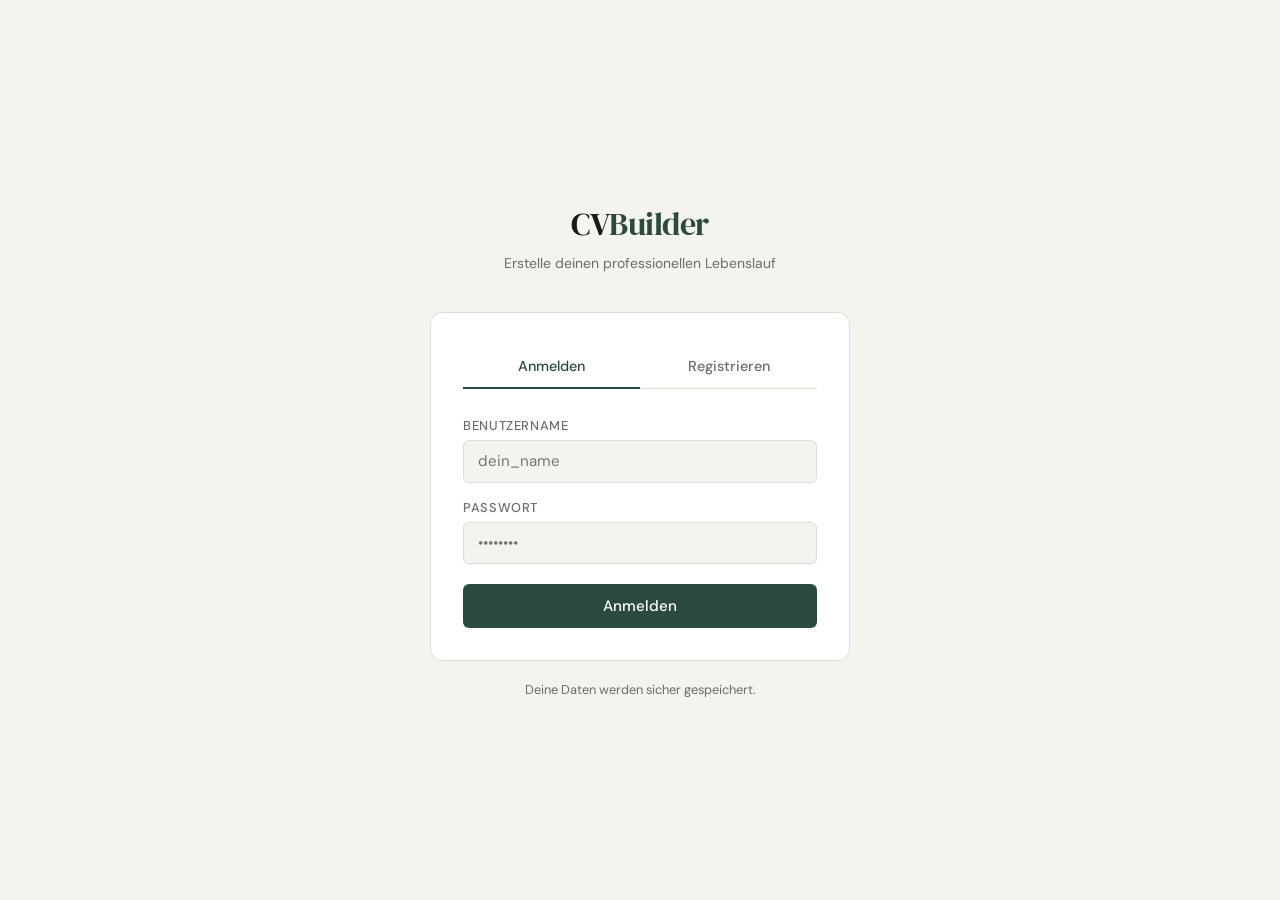
<file: src/main/resources/static/index.html>
<!DOCTYPE html>
<html lang="de">
<head>
    <meta charset="UTF-8">
    <meta name="viewport" content="width=device-width, initial-scale=1.0">
    <title>CV Builder - Login</title>
    <link rel="stylesheet" href="css/index.css">
</head>
<body>

<div class="container">

    <div class="header">
        <div class="logo">CV<span>Builder</span></div>
        <p class="tagline">Erstelle deinen professionellen Lebenslauf</p>
    </div>

    <div class="card">

        <div class="tabs">
            <button class="tab active" onclick="switchTab('login')">Anmelden</button>
            <button class="tab" onclick="switchTab('register')">Registrieren</button>
        </div>

        <!-- Login Form -->
        <form class="form active" id="loginForm" onsubmit="handleLogin(event)">
            <div id="loginMessage" class="message"></div>

            <div class="field">
                <label for="loginUsername">Benutzername</label>
                <input type="text" id="loginUsername" placeholder="dein_name" required />
            </div>

            <div class="field">
                <label for="loginPassword">Passwort</label>
                <input type="password" id="loginPassword" placeholder="••••••••" required />
            </div>

            <button type="submit" class="btn btn-primary" id="loginBtn">
                Anmelden
            </button>
        </form>

        <!-- Register Form -->
        <form class="form" id="registerForm" onsubmit="handleRegister(event)">
            <div id="registerMessage" class="message"></div>

            <div class="field">
                <label for="regUsername">Benutzername</label>
                <input type="text" id="regUsername" placeholder="dein_name" required />
            </div>

            <div class="field">
                <label for="regEmail">E-Mail</label>
                <input type="email" id="regEmail" placeholder="name@beispiel.de" required />
            </div>

            <div class="field">
                <label for="regPassword">Passwort</label>
                <input type="password" id="regPassword" placeholder="••••••••" required minlength="6" />
            </div>

            <button type="submit" class="btn btn-primary" id="registerBtn">
                Konto erstellen
            </button>
        </form>

    </div>

    <p class="hint">Deine Daten werden sicher gespeichert.</p>

</div>

<script src="js/auth.js"></script>

</body>
</html>
</file>
<file: src/main/resources/static/css/index.css>
@import url('https://fonts.googleapis.com/css2?family=DM+Serif+Display&family=DM+Sans:wght@400;500&display=swap');

* {
    margin: 0;
    padding: 0;
    box-sizing: border-box;
}

:root {
    --bg: #f5f3ee;
    --surface: #ffffff;
    --text-primary: #1a1a18;
    --text-secondary: #6b6b67;
    --border: #e0ddd6;
    --accent: #2a4a3e;
    --accent-light: #e8f0ed;
    --error: #c0392b;
    --error-light: #fdf0ee;
    --success: #2a4a3e;
}

body {
    font-family: 'DM Sans', sans-serif;
    background-color: var(--bg);
    min-height: 100vh;
    display: flex;
    align-items: center;
    justify-content: center;
    padding: 2rem;
}

.container {
    width: 100%;
    max-width: 420px;
}

/* Header */
.header {
    text-align: center;
    margin-bottom: 2.5rem;
}

.logo {
    font-family: 'DM Serif Display', serif;
    font-size: 2rem;
    color: var(--text-primary);
    letter-spacing: -0.5px;
}

.logo span {
    color: var(--accent);
}

.tagline {
    font-size: 0.875rem;
    color: var(--text-secondary);
    margin-top: 0.5rem;
}

/* Card */
.card {
    background: var(--surface);
    border: 1px solid var(--border);
    border-radius: 12px;
    padding: 2rem;
}

/* Tabs */
.tabs {
    display: flex;
    border-bottom: 1px solid var(--border);
    margin-bottom: 1.75rem;
}

.tab {
    flex: 1;
    background: none;
    border: none;
    padding: 0.75rem;
    font-family: 'DM Sans', sans-serif;
    font-size: 0.9rem;
    font-weight: 500;
    color: var(--text-secondary);
    cursor: pointer;
    border-bottom: 2px solid transparent;
    margin-bottom: -1px;
    transition: color 0.15s, border-color 0.15s;
}

.tab.active {
    color: var(--accent);
    border-bottom-color: var(--accent);
}

/* Forms */
.form {
    display: none;
    flex-direction: column;
    gap: 1rem;
}

.form.active {
    display: flex;
}

.field {
    display: flex;
    flex-direction: column;
    gap: 0.375rem;
}

label {
    font-size: 0.8rem;
    font-weight: 500;
    color: var(--text-secondary);
    text-transform: uppercase;
    letter-spacing: 0.05em;
}

input {
    font-family: 'DM Sans', sans-serif;
    font-size: 0.95rem;
    padding: 0.65rem 0.875rem;
    border: 1px solid var(--border);
    border-radius: 6px;
    background: var(--bg);
    color: var(--text-primary);
    outline: none;
    transition: border-color 0.15s, background 0.15s;
}

input:focus {
    border-color: var(--accent);
    background: #fff;
}

input.error {
    border-color: var(--error);
}

/* Button */
.btn {
    font-family: 'DM Sans', sans-serif;
    font-size: 0.95rem;
    font-weight: 500;
    padding: 0.75rem;
    border: none;
    border-radius: 6px;
    cursor: pointer;
    transition: opacity 0.15s, transform 0.1s;
    margin-top: 0.25rem;
}

.btn:active {
    transform: scale(0.99);
}

.btn-primary {
    background: var(--accent);
    color: #fff;
}

.btn-primary:hover {
    opacity: 0.88;
}

.btn-primary:disabled {
    opacity: 0.5;
    cursor: not-allowed;
}

/* Feedback messages */
.message {
    font-size: 0.875rem;
    padding: 0.65rem 0.875rem;
    border-radius: 6px;
    display: none;
}

.message.error {
    display: block;
    background: var(--error-light);
    color: var(--error);
    border: 1px solid #f5c6c2;
}

.message.success {
    display: block;
    background: var(--accent-light);
    color: var(--accent);
    border: 1px solid #c5d9d3;
}

/* Spinner */
.spinner {
    display: inline-block;
    width: 14px;
    height: 14px;
    border: 2px solid rgba(255,255,255,0.4);
    border-top-color: #fff;
    border-radius: 50%;
    animation: spin 0.6s linear infinite;
    margin-right: 6px;
    vertical-align: middle;
}

@keyframes spin {
    to { transform: rotate(360deg); }
}

/* Footer hint */
.hint {
    text-align: center;
    font-size: 0.8rem;
    color: var(--text-secondary);
    margin-top: 1.25rem;
}
</file>
